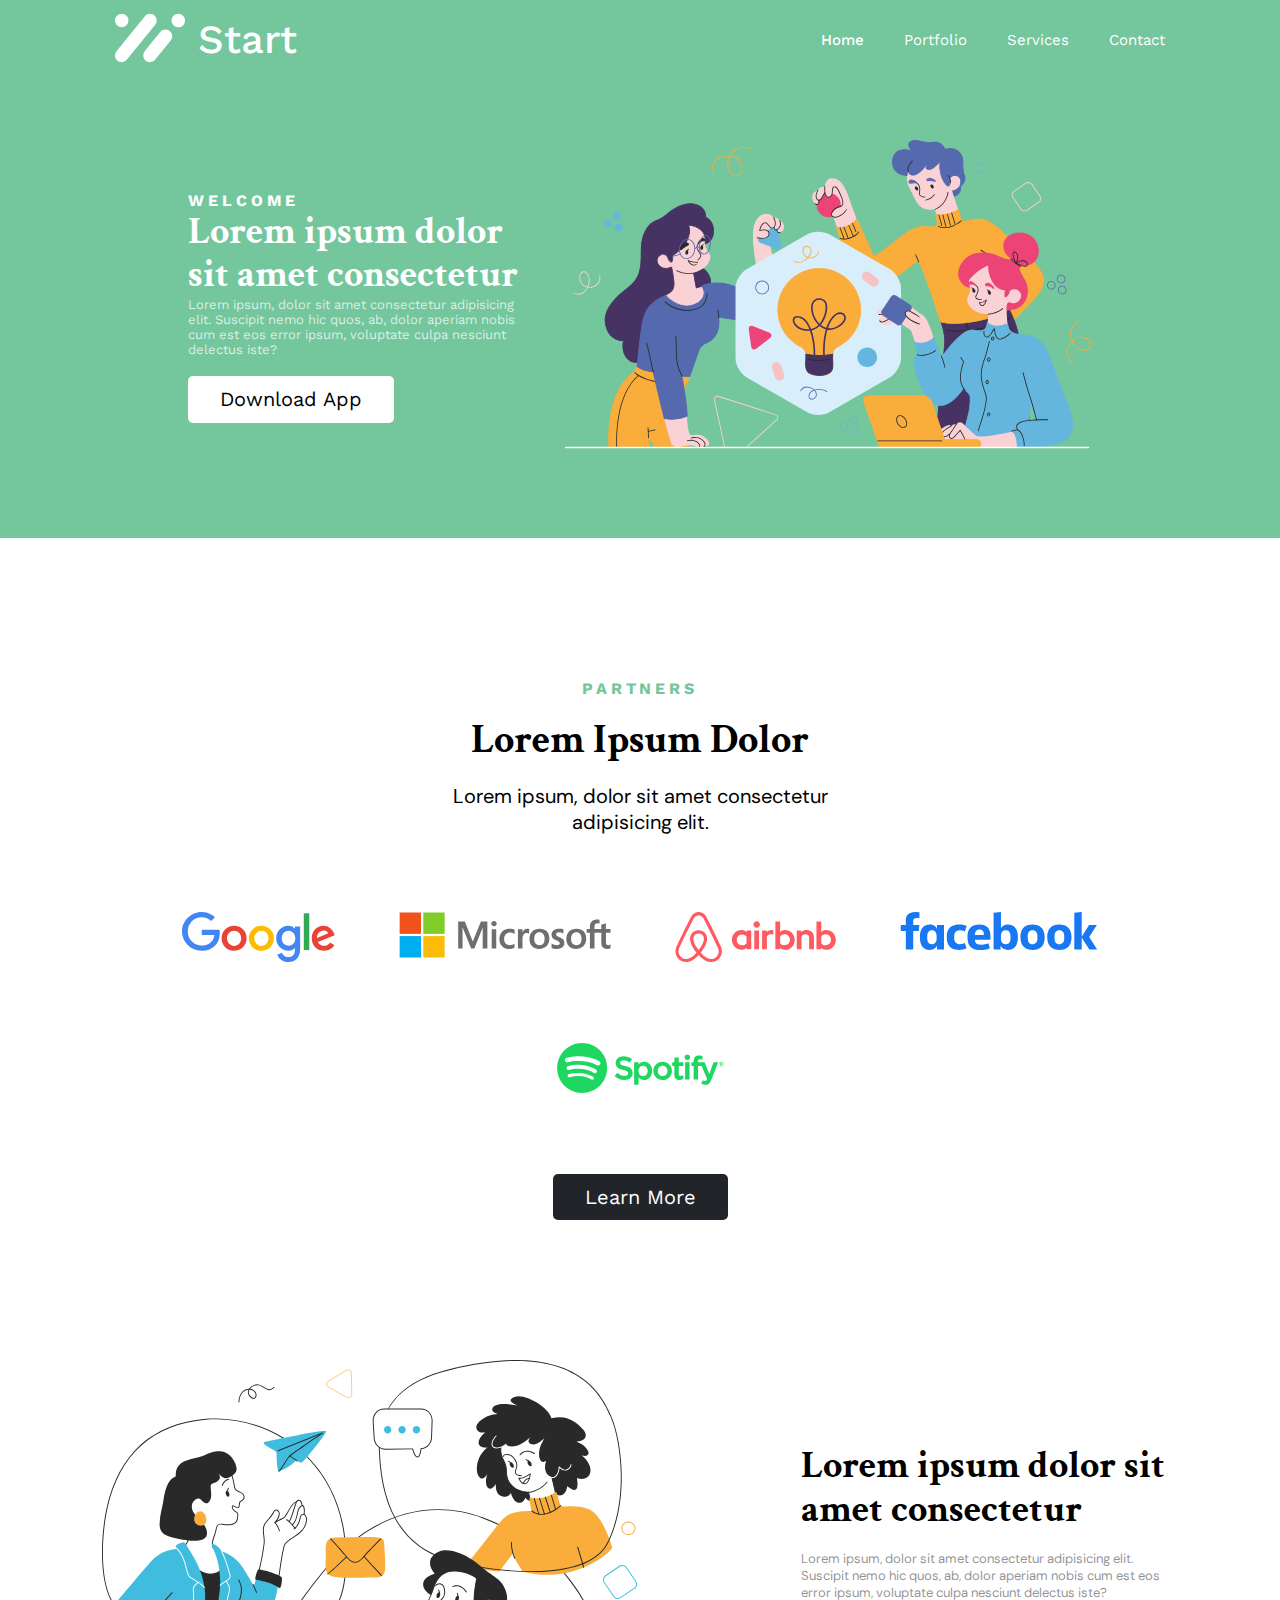
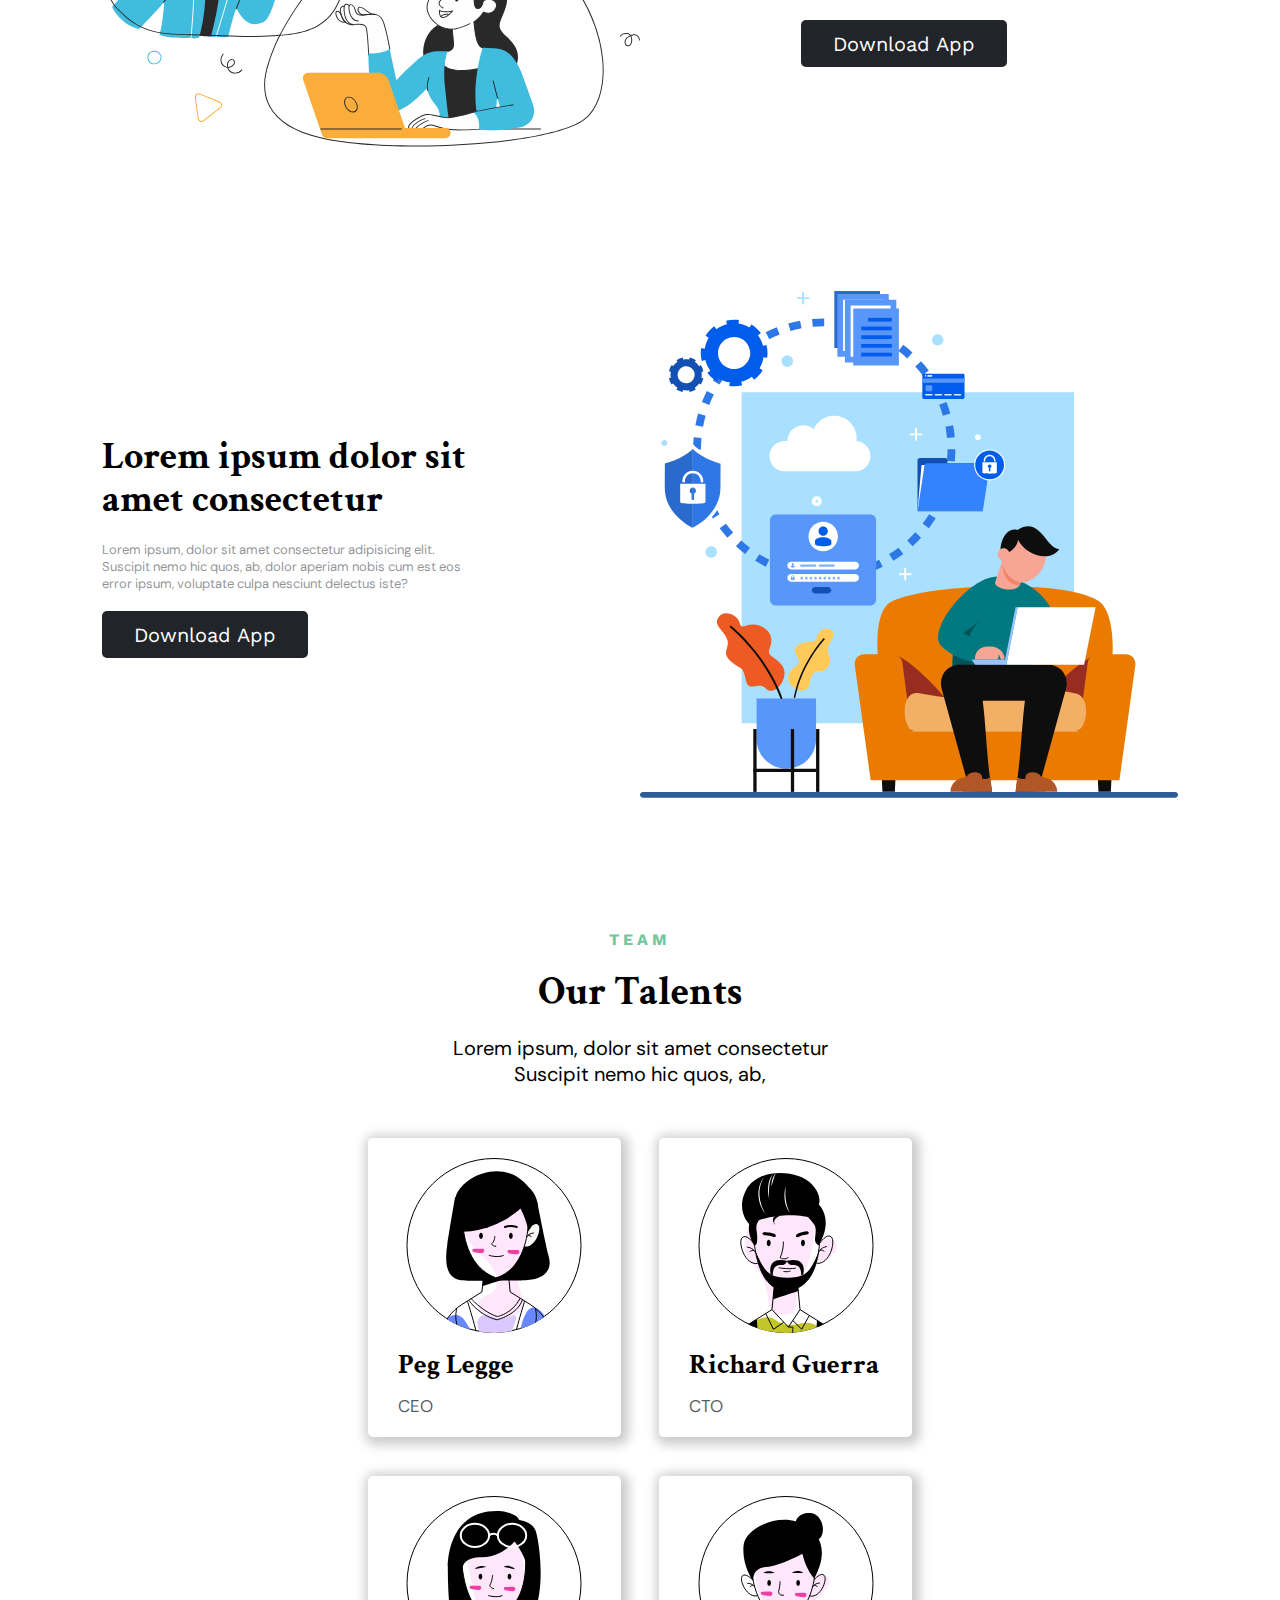
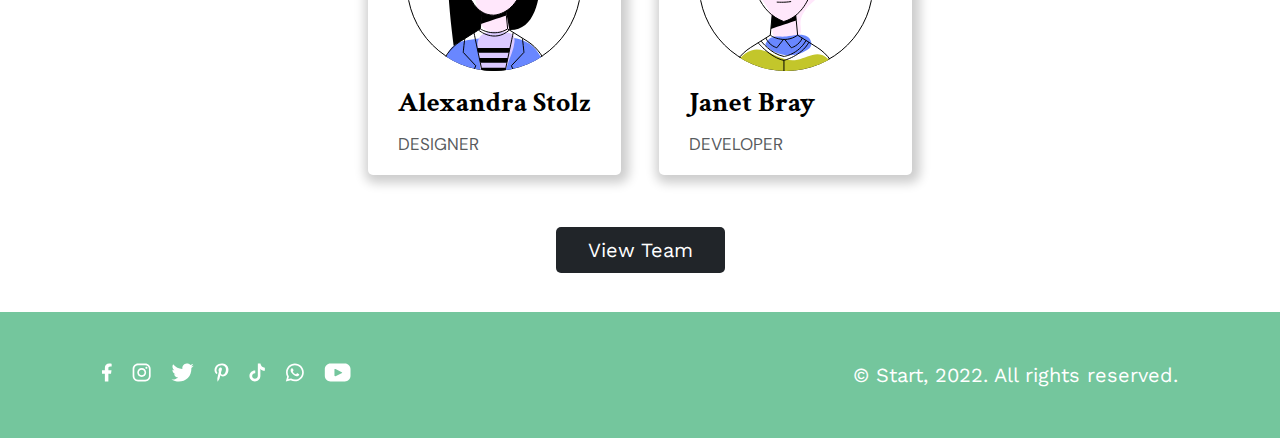
<file: index.html>
<!DOCTYPE html>
<html lang="en">
<head>
  <meta charset="UTF-8">
  <meta name="viewport" content="width=device-width, initial-scale=1.0">
  <link rel="stylesheet" href="css/home.css">
  <link rel="shortcut icon" href="images/header/logo.svg">
  <title>Start - Home</title>
</head>
  <body>
    
    <header>
        <div class="container c-head">
        <div class="back-color-nav"></div>
          <nav>
            <div class="logo">
              <a href="#"><img class="image"  src="images/header/logo.svg" alt="Not found image"></a>
              <h1>Start</h1>
            </div>

            <ul class="menu">
              <li><a href="#" class="active">Home</a></li>
              <li><a href="portfolio.html">Portfolio</a></li>
              <li><a href="services.html">Services</a></li>
              <li><a href="contact.html">Contact</a></li>
            </ul>

            <div class="burger">
              <span class="b-line bl1"></span>
              <span class="b-line bl2"></span>
              <span class="b-line bl3"></span>
            </div>
          </nav>
          
          <div class="row-grid">
            <div class="leftpanel">
              <p class="ontitle">welcome</p>
              <h1>Lorem ipsum dolor sit amet consectetur </h1>
              <p class="subtitle">Lorem ipsum, dolor sit amet consectetur adipisicing elit. Suscipit nemo hic quos, ab, dolor aperiam nobis cum est eos error ipsum, voluptate culpa nesciunt delectus iste?</p>
              <div class="button"><a class="btn" href="#">download app</a></div>
            </div>
            <div class="rightpanel">
              <img class="image" width="100%" src="images/home/header/caption-photo-1.svg" alt="Not found image">
            </div>
          </div>

        </div>
    </header>

    <main>
        <div class="container c-main">

          <div class="part-1">
            <p class="ontitle">partners</p>
            <h2 class="title">Lorem Ipsum Dolor</h2>
            <p class="subtitle">Lorem ipsum, dolor sit amet consectetur
              adipisicing elit.</p>

              <div class="row">

                <a href="#"><img src="images/home/main-part1/google.svg" alt="Not found image"></a>
                
                <a href="#"><img src="images/home/main-part1/microsoft.svg" alt="Not found image"></a>
                <a href="#"><img src="images/home/main-part1/airbnb.svg" alt="Not found image"></a>
                <a href="#"><img src="images/home/main-part1/facebook.svg" alt="Not found image"></a>
                <a href="#"><img src="images/home/main-part1/spotify.svg" alt="Not found image"></a>
  
              </div>

              <div class="button"><a href="#" class="btn">Learn more</a></div>

          </div>

          <div class="part-2">
            <div class="row-grid">
              <div class="leftpanel">
                <img class="image" width="100%" src="images/home/main-part2-3/Group-1.svg" alt="Not found image">
              </div>
              <div class="rightpanel">
                <h2>Lorem ipsum dolor sit amet consectetur </h2>
                <p class="subtitle">Lorem ipsum, dolor sit amet consectetur adipisicing elit. Suscipit nemo hic quos, ab, dolor aperiam nobis cum est eos error ipsum, voluptate culpa nesciunt delectus iste?</p>
                <div class="button"><a class="btn" href="#">download app</a></div>
              </div>
            </div>
          </div>

          <div class="part-3">
            <div class="row-grid">
              <div class="leftpanel">
                <h2>Lorem ipsum dolor sit amet consectetur </h2>
                <p class="subtitle">Lorem ipsum, dolor sit amet consectetur adipisicing elit. Suscipit nemo hic quos, ab, dolor aperiam nobis cum est eos error ipsum, voluptate culpa nesciunt delectus iste?</p>
                <div class="button"><a class="btn" href="#">download app</a></div>
              </div>
              <div class="rightpanel">
                <img class="image" width="100%" src="images/home/main-part2-3/Group-2.svg" alt="Not found image">
              </div>
            </div>
          </div>

          <div class="part-4">

            <p class="ontitle">team</p>
            <h2 class="title">Our Talents</h2>
            <p class="subtitle">Lorem ipsum, dolor sit amet consectetur
              Suscipit nemo hic quos, ab,</p>

            <div class="row-grid">
              <a href="#">
                <div class="item">
                  <img src="images/home/main-part4/peg-legge.svg" alt="Not found image">
                  <h2>Peg Legge</h2>
                  <p class="subtitle">ceo</p>
                </div>
              </a>
              <a href="#">
                <div class="item">
                  <img src="images/home/main-part4/richard-guerra.svg" alt="Not found image">
                  <h2>Richard Guerra</h2>
                  <p class="subtitle">CTO</p>
                </div>
              </a>
              <a href="#">
                <div class="item">
                  <img src="images/home/main-part4/alexandra-stolz.svg" alt="Not found image">
                  <h2>Alexandra Stolz</h2>
                  <p class="subtitle">designer</p>
                </div>
              </a>
              <a href="#">
                <div class="item">
                  <img src="images/home/main-part4/janet-bray.svg" alt="Not found image">
                  <h2>Janet Bray</h2>
                  <p class="subtitle">developer</p>
                </div>
              </a>
            </div>

            <a class="btn" href="#">View Team</a>

          </div>
          

        </div>
    </main>

    <footer>
        <div class="container c-foot">
          <div class="left">
            <a href="#"><img src="images/footer/facebook-mini.svg" alt="Not found image"></a>
            <a href="#"><img src="images/footer/instagram-mini.svg" alt="Not found image"></a>
            <a href="#"><img src="images/footer/twiter-mini.svg" alt="Not found image"></a>
            <a href="#"><img src="images/footer/pinterest-mini.svg" alt="Not found image"></a>
            <a href="#"><img src="images/footer/tiktok-mini.svg" alt="Not found image"></a>
            <a href="#"><img src="images/footer/whatsapp-mini.svg" alt="Not found image"></a>
            <a href="#"><img src="images/footer/youtube-mini.svg" alt="Not found image"></a>
          </div>
          <div class="right">
            <a class="copy" href="#">&#169; Start, 2022. All rights reserved.</a>
          </div>
        </div>
    </footer>



    <script>
      document.querySelector('.burger').addEventListener('click', function() {
        this.classList.toggle('active-burger');
        document.querySelector('.menu').classList.toggle('open-navbar');
      })
    </script>
  </body>
</html>
</file>
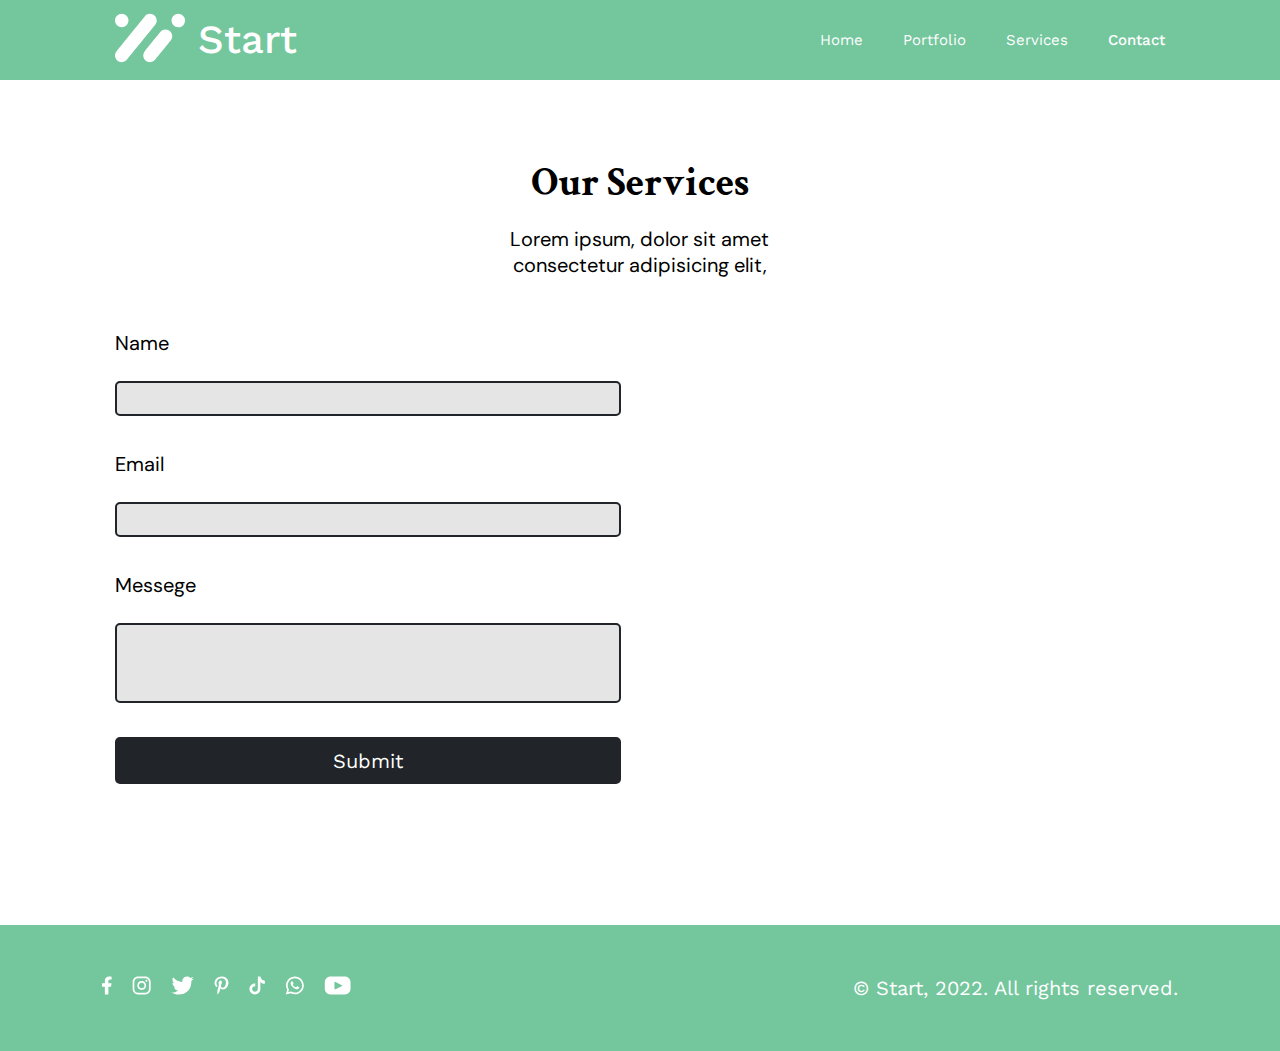
<file: contact.html>
<!DOCTYPE html>
<html lang="en">
<head>
  <meta charset="UTF-8">
  <meta name="viewport" content="width=device-width, initial-scale=1.0">
  <link rel="stylesheet" href="css/contact.css">
  <link rel="shortcut icon" href="images/header/logo.svg">
  <title>Start - Contact</title>
</head>
  <body>
    
    <header>
        <div class="container c-head">
        <div class="back-color-nav"></div>
          <nav>
            <div class="logo">
              <a href="index.html"><img class="image"  src="images/header/logo.svg" alt="Not found image"></a>
              <h1>Start</h1>
            </div>

            <ul class="menu">
              <li><a href="index.html">Home</a></li>
              <li><a href="portfolio.html">Portfolio</a></li>
              <li><a href="services.html">Services</a></li>
              <li><a href="#" class="active">Contact</a></li>
            </ul>

            <div class="burger">
              <span class="b-line bl1"></span>
              <span class="b-line bl2"></span>
              <span class="b-line bl3"></span>
            </div>
          </nav>
        </div>
    </header>

    <main>
      <div class="container c-main">

        <h2 class="title">Our Services</h2>
        <p class="subtitle">Lorem ipsum, dolor sit amet consectetur
          adipisicing elit,</p>

        <div class="row-grid">
          <div class="leftpanel">
              <p class="subtitle">Name</p>
              <input class="field" type="text">
              <p class="subtitle">Email</p>
              <input class="field" type="text">
              <p class="subtitle">Messege</p>
              <textarea class="field" rows="4"></textarea>
              <div class="btn">submit</div>    
          </div>
          <div class="rightpanel">
            <iframe src="https://www.google.com/maps/embed?pb=!1m18!1m12!1m3!1d14965.496136036256!2d-96.0424693878234!3d41.27191188105194!2m3!1f0!2f0!3f0!3m2!1i1024!2i768!4f13.1!3m3!1m2!1s0x87938d6f060322b9%3A0xcb929ffef2897c04!2sWestbrook%20Elementary%20School!5e0!3m2!1sru!2sua!4v1726175381434!5m2!1sru!2sua" width="600" height="450" style="border:0;" allowfullscreen="" loading="lazy" referrerpolicy="no-referrer-when-downgrade"></iframe>
          </div>
        </div>
      </div>
    </main>

    <footer>
        <div class="container c-foot">
          <div class="left">
            <a href="#"><img src="images/footer/facebook-mini.svg" alt=""></a>
            <a href="#"><img src="images/footer/instagram-mini.svg" alt=""></a>
            <a href="#"><img src="images/footer/twiter-mini.svg" alt=""></a>
            <a href="#"><img src="images/footer/pinterest-mini.svg" alt=""></a>
            <a href="#"><img src="images/footer/tiktok-mini.svg" alt=""></a>
            <a href="#"><img src="images/footer/whatsapp-mini.svg" alt=""></a>
            <a href="#"><img src="images/footer/youtube-mini.svg" alt=""></a>
          </div>
          <div class="right">
            <a class="copy" href="#">&#169; Start, 2022. All rights reserved.</a>
          </div>
        </div>
    </footer>


    <script>
      document.querySelector('.burger').addEventListener('click', function() {
        this.classList.toggle('active-burger');
        document.querySelector('.menu').classList.toggle('open-navbar');
      })
    </script>
  </body>
</html>
</file>
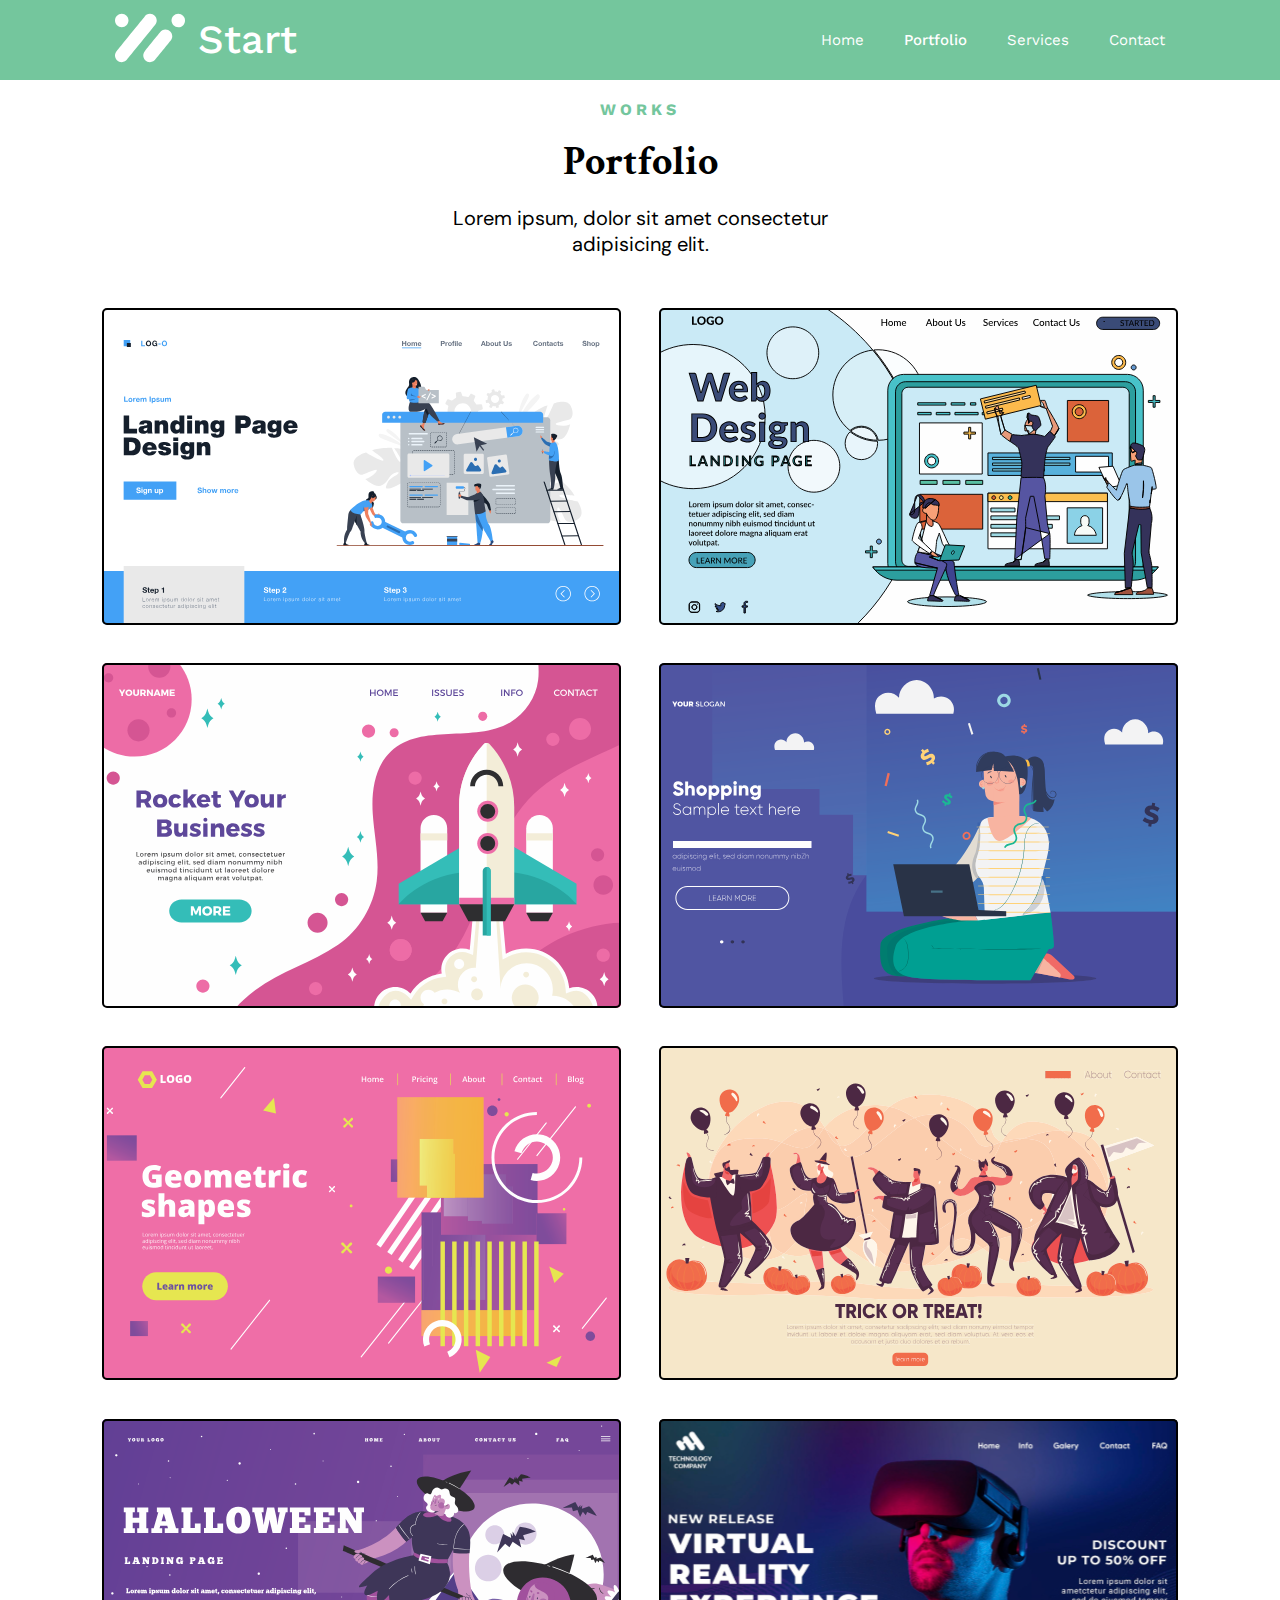
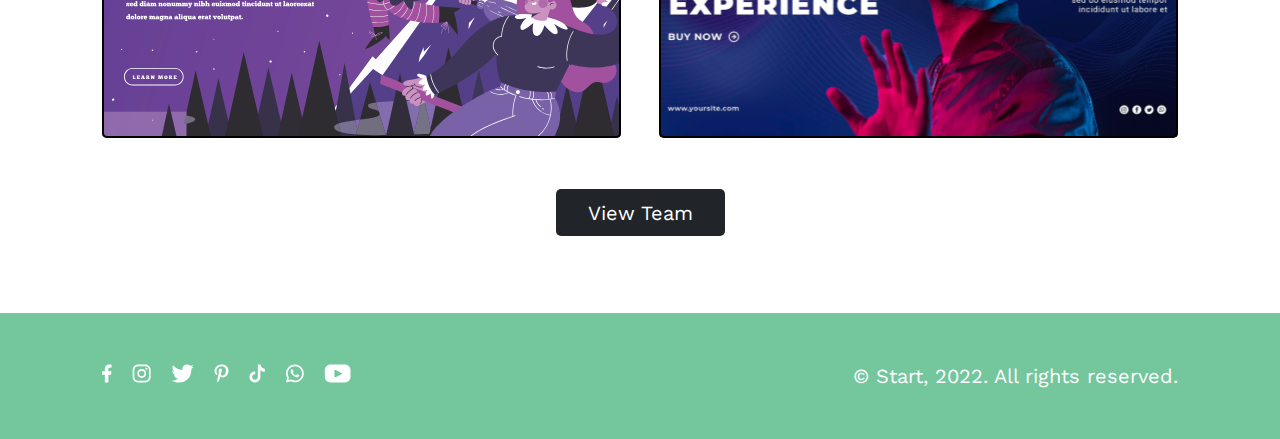
<file: portfolio.html>
<!DOCTYPE html>
<html lang="en">
<head>
  <meta charset="UTF-8">
  <meta name="viewport" content="width=device-width, initial-scale=1.0">
  <link rel="stylesheet" href="css/portfolio.css">
  <link rel="shortcut icon" href="images/header/logo.svg">
  <title>Start - Portfolio</title>
</head>
  <body>
    
    <header>
        <div class="container c-head">
        <div class="back-color-nav"></div>
          <nav>
            <div class="logo">
              <a href="index.html"><img class="image"  src="images/header/logo.svg" alt="Not found image"></a>
              <h1>Start</h1>
            </div>

            <ul class="menu">
                <li><a href="index.html">Home</a></li>
                <li><a href="#" class="active">Portfolio</a></li>
                <li><a href="services.html">Services</a></li>
                <li><a href="contact.html">Contact</a></li>
            </ul>

            <div class="burger">
              <span class="b-line bl1"></span>
              <span class="b-line bl2"></span>
              <span class="b-line bl3"></span>
            </div>
          </nav>
        </div>
    </header>

    <main>
      <div class="container c-main">

        <p class="ontitle">Works</p>
        <h2 class="title">Portfolio</h2>
        <p class="subtitle">Lorem ipsum, dolor sit amet consectetur
          adipisicing elit.</p>

        <div class="row-grid">
          <a href="#">
            <div class="border"></div>
            <img src="images/portfolio/one-one.svg" alt="Not found image">
          </a>
          <a href="#">
            <div class="border"></div>
            <img src="images/portfolio/one-two.svg" alt="Not found image">
          </a>
          <a href="#">
            <div class="border"></div>
            <img src="images/portfolio/two-one.svg" alt="Not found image">
          </a>
          <a href="#">
            <div class="border"></div>
            <img src="images/portfolio/two-two.svg" alt="Not found image">
          </a>
          <a href="#">
            <div class="border"></div>
            <img src="images/portfolio/three-one.svg" alt="Not found image">
          </a>
          <a href="#">
            <div class="border"></div>
            <img src="images/portfolio/three-two.svg" alt="Not found image">
          </a>
          <a href="#">
            <div class="border"></div>
            <img src="images/portfolio/four-one.svg" alt="Not found image">
          </a>
          <a href="#">
            <div class="border"></div>
            <img src="images/portfolio/four-two.svg" alt="Not found image">
          </a>
        </div>

        <a class="btn" href="#">View Team</a>

      </div>
    </main>

    <footer>
        <div class="container c-foot">
          <div class="left">
            <a href="#"><img src="images/footer/facebook-mini.svg" alt=""></a>
            <a href="#"><img src="images/footer/instagram-mini.svg" alt=""></a>
            <a href="#"><img src="images/footer/twiter-mini.svg" alt=""></a>
            <a href="#"><img src="images/footer/pinterest-mini.svg" alt=""></a>
            <a href="#"><img src="images/footer/tiktok-mini.svg" alt=""></a>
            <a href="#"><img src="images/footer/whatsapp-mini.svg" alt=""></a>
            <a href="#"><img src="images/footer/youtube-mini.svg" alt=""></a>
          </div>
          <div class="right">
            <a class="copy" href="#">&#169; Start, 2022. All rights reserved.</a>
          </div>
        </div>
    </footer>


    <script>
      document.querySelector('.burger').addEventListener('click', function() {
        this.classList.toggle('active-burger');
        document.querySelector('.menu').classList.toggle('open-navbar');
      })
    </script>
  </body>
</html>
</file>
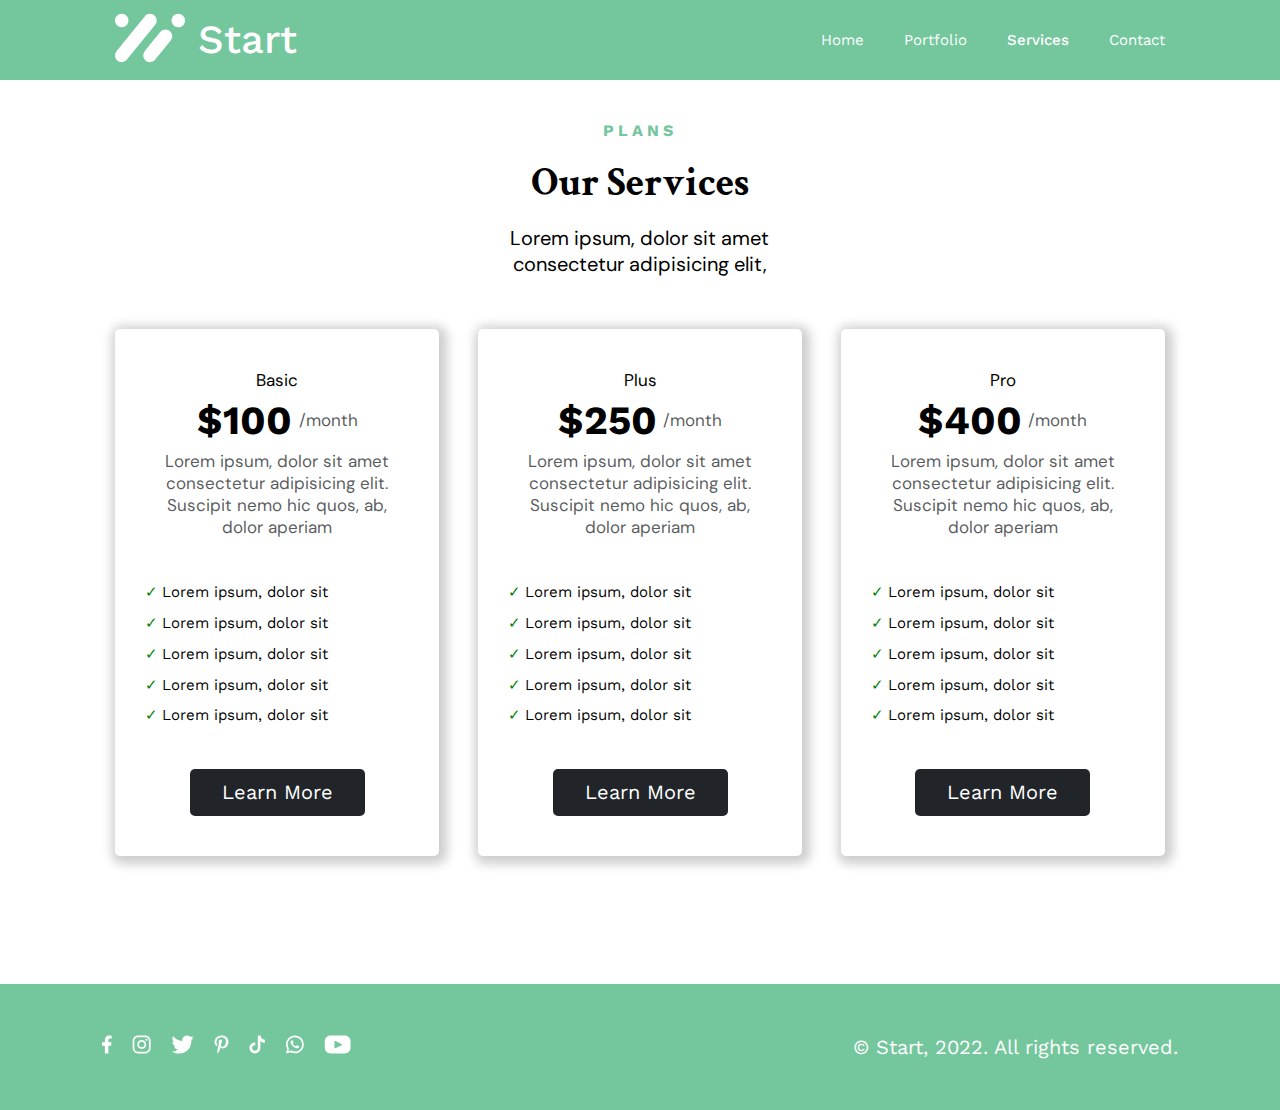
<file: services.html>
<!DOCTYPE html>
<html lang="en">
<head>
  <meta charset="UTF-8">
  <meta name="viewport" content="width=device-width, initial-scale=1.0">
  <link rel="stylesheet" href="css/services.css">
  <link rel="shortcut icon" href="images/header/logo.svg">
  <title>Start - Services</title>
</head>v
  <body>
    
    <header>
        <div class="container c-head">
        <div class="back-color-nav"></div>
          <nav>
            <div class="logo">
              <a href="index.html"><img class="image"  src="images/header/logo.svg" alt="Not found image"></a>
              <h1>Start</h1>
            </div>

            <ul class="menu">
                <li><a href="index.html">Home</a></li>
                <li><a href="portfolio.html">Portfolio</a></li>
                <li><a href="#" class="active">Services</a></li>
                <li><a href="contact.html">Contact</a></li>
            </ul>

            <div class="burger">
              <span class="b-line bl1"></span>
              <span class="b-line bl2"></span>
              <span class="b-line bl3"></span>
            </div>
          </nav>
        </div>
    </header>

    <main>
      <div class="container c-main">

        <p class="ontitle">Plans</p>
        <h2 class="title">Our Services</h2>
        <p class="subtitle">Lorem ipsum, dolor sit amet consectetur
          adipisicing elit,</p>

        <div class="row-grid">

          <div class="item">
            <p class="subtitle black">Basic</p>
            <div class="price">
              <h2>$100</h2><p class="subtitle">/month</p>
            </div>
            <p class="subtitle">Lorem ipsum, dolor sit amet consectetur adipisicing elit. Suscipit nemo hic quos, ab, dolor aperiam</p>
            <ul>
              <li>Lorem ipsum, dolor sit</li>
              <li>Lorem ipsum, dolor sit</li>
              <li>Lorem ipsum, dolor sit</li>
              <li>Lorem ipsum, dolor sit</li>
              <li>Lorem ipsum, dolor sit</li>
            </ul>
            <div class="btn">Learn more</div>
          </div>

          <div class="item">
            <p class="subtitle black">Plus</p>
            <div class="price">
              <h2>$250</h2><p class="subtitle">/month</p>
            </div>
            <p class="subtitle">Lorem ipsum, dolor sit amet consectetur adipisicing elit. Suscipit nemo hic quos, ab, dolor aperiam</p>
            <ul>
              <li>Lorem ipsum, dolor sit</li>
              <li>Lorem ipsum, dolor sit</li>
              <li>Lorem ipsum, dolor sit</li>
              <li>Lorem ipsum, dolor sit</li>
              <li>Lorem ipsum, dolor sit</li>
            </ul>
            <div class="btn">Learn more</div>
          </div>
          <div class="item">
            <p class="subtitle black">Pro</p>
            <div class="price">
              <h2>$400</h2><p class="subtitle">/month</p>
            </div>
            <p class="subtitle">Lorem ipsum, dolor sit amet consectetur adipisicing elit. Suscipit nemo hic quos, ab, dolor aperiam</p>
            <ul>
              <li>Lorem ipsum, dolor sit</li>
              <li>Lorem ipsum, dolor sit</li>
              <li>Lorem ipsum, dolor sit</li>
              <li>Lorem ipsum, dolor sit</li>
              <li>Lorem ipsum, dolor sit</li>
            </ul>
            <div class="btn">Learn more</div>
          </div>
        </div>
      </div>
    </main>

    <footer>
        <div class="container c-foot">
          <div class="left">
            <a href="#"><img src="images/footer/facebook-mini.svg" alt=""></a>
            <a href="#"><img src="images/footer/instagram-mini.svg" alt=""></a>
            <a href="#"><img src="images/footer/twiter-mini.svg" alt=""></a>
            <a href="#"><img src="images/footer/pinterest-mini.svg" alt=""></a>
            <a href="#"><img src="images/footer/tiktok-mini.svg" alt=""></a>
            <a href="#"><img src="images/footer/whatsapp-mini.svg" alt=""></a>
            <a href="#"><img src="images/footer/youtube-mini.svg" alt=""></a>
          </div>
          <div class="right">
            <a class="copy" href="#">&#169; Start, 2022. All rights reserved.</a>
          </div>
        </div>
    </footer>


    <script>
      document.querySelector('.burger').addEventListener('click', function() {
        this.classList.toggle('active-burger');
        document.querySelector('.menu').classList.toggle('open-navbar');
      })
    </script>
  </body>
</html>
</file>
<file: css/home.css>
@import url("https://fonts.googleapis.com/css2?family=Work+Sans:ital,wght@0,100..900;1,100..900&display=swap&family=Crimson+Text:ital,wght@0,400;0,600;0,700;1,400;1,600;1,700&family=DM+Sans:ital,opsz,wght@0,9..40,100..1000;1,9..40,100..1000&display=swap");
* {
  padding: 0;
  margin: 0;
  box-sizing: border-box;
}

body {
  font-family: "Work Sans", sans-serif;
  color: #000000;
  background: #74C69D;
}

a {
  text-decoration: none;
}

ul {
  list-style: none;
}

.ontitle {
  text-transform: uppercase;
  color: #74C69D;
  letter-spacing: 0.3vw;
  font-size: clamp(3px, 1.5vw, 16px);
  font-weight: 700;
  text-align: center;
}
@media (width <= 600px) {
  .ontitle {
    letter-spacing: 1vw;
    font-size: clamp(10px, 3vw, 16px);
  }
}

.title {
  font-size: clamp(10px, 6vw, 40px);
  font-weight: 800;
  line-height: 4.7vw;
  text-transform: capitalize;
  font-family: "Crimson Text", serif;
}
@media (width <= 1300px) {
  .title {
    line-height: 5vw;
  }
}
@media (width <= 1100px) {
  .title {
    line-height: 6vw;
  }
}

.subtitle {
  font-size: clamp(0px, 2vw, 20px);
  font-weight: 400;
  color: #000000;
  font-family: "DM Sans", sans-serif;
}
@media (width <= 600px) {
  .subtitle {
    font-size: clamp(5px, 3.3vw, 24px);
  }
}

.btn {
  display: inline-block;
  color: #FFFFFF;
  background: #212529;
  border-radius: 5px;
  padding: 0.5vw 2.5vw;
  font-size: clamp(10px, 3vw, 20px);
  font-weight: 400;
  text-transform: capitalize;
  line-height: 170%;
  transition: 0.3s;
}
@media (width <= 600px) {
  .btn {
    font-size: clamp(12px, 5vw, 18px);
    padding: 1vw 5vw;
  }
}

.row-grid .btn {
  padding: 0.5vw 2.5vw;
}
@media (width <= 600px) {
  .row-grid .btn {
    padding: 1.5% 6%;
  }
}

.btn:hover {
  background: none;
  color: #000000;
  text-decoration: underline;
}

.row-grid {
  display: grid;
  grid-template-columns: 1fr 1fr;
}

.row {
  display: grid;
  grid-template-columns: repeat(3, 1fr);
  gap: 2vw;
}
@media (width <= 600px) {
  .row {
    grid-template-columns: unset;
  }
}

img {
  height: auto;
}

.container {
  max-width: 1450px;
  margin: 0 auto;
  padding: 0 8%;
}
@media (width <= 600px) {
  .container {
    padding: 0 4%;
  }
}
@media (width >= 2000px) {
  .container {
    max-width: 1800px;
  }
}
@media (width >= 2500px) {
  .container {
    max-width: none;
  }
}

.back-color-nav {
  position: fixed;
  padding: 2.8vw 0;
  left: 0;
  right: 0;
  top: 0;
  z-index: 10;
  background: #74C69D;
}

nav {
  display: flex;
  align-items: center;
  justify-content: space-between;
  position: fixed;
  color: #FFFFFF;
  padding: 1vw 9vw;
  top: 0;
  left: 0;
  right: 0;
  z-index: 10;
  align-items: center;
  background: #74C69D;
}
@media (width >= 1450px) {
  nav {
    max-width: 1450px;
    margin: 0 auto;
  }
}
nav .logo {
  display: flex;
  gap: 1vw;
}
nav h1 {
  display: flex;
  align-items: center;
  font-size: clamp(25px, 5vw, 40px);
  font-weight: 500;
}
nav a {
  text-transform: capitalize;
  color: #000000;
  font-size: 15px;
  transition: 0.2s;
  color: #ffffff;
}
@media (width >= 2000px) {
  nav a {
    font-size: 1vw;
  }
}
nav a:hover {
  text-decoration: underline;
  color: #f2f2f2;
}
nav .active {
  font-weight: 500;
  cursor: default;
  color: #ffffff;
}
nav .active:hover {
  text-decoration: none;
  color: #ffffff;
}
nav .menu {
  display: flex;
  gap: 4vw;
  align-items: center;
  transition: 0.5s;
}
@media (width >= 1000px) {
  nav .menu {
    gap: 40px;
  }
}
nav .burger {
  display: none;
  cursor: pointer;
  width: 30px;
  height: 30px;
  position: relative;
}
nav .b-line {
  position: absolute;
  height: 2px;
  background: #FFFFFF;
  border-radius: 50px;
  right: 0;
  left: 0;
  transition: 0.5s;
}
nav .bl1 {
  top: 0;
}
nav .bl2 {
  left: 5px;
  top: 50%;
  transform: translate(0, -50%);
}
nav .bl3 {
  bottom: 0;
}
@media (width <= 650px) {
  nav .image {
    width: 80%;
  }
  nav .burger {
    display: flex;
  }
  nav .menu {
    position: absolute;
    flex-direction: column;
    align-items: start;
    overflow: hidden;
    padding: 0 10%;
    top: 100%;
    bottom: 0;
    right: -9%;
    left: -10%;
    z-index: 50;
    background: #74C69D;
    border-radius: 0 0 10px 10px;
    box-shadow: 0 10px 5px 0 rgb(117, 199, 158);
    padding: 0 20vw;
  }
}
nav .active-burger .b-line {
  box-shadow: 0 0 1px 0px #FFFFFF;
}
nav .active-burger .bl1 {
  transform: rotate(-45deg) translate(0, -50%);
  top: 50%;
}
nav .active-burger .bl2 {
  left: 100%;
}
nav .active-burger .bl3 {
  transform: rotate(45deg) translate(0, 50%);
  bottom: 50%;
}
nav .open-navbar {
  padding-top: 10px;
  gap: 1vw;
  top: 99%;
  bottom: -190%;
}
@media (width <= 600px) {
  nav a {
    font-size: 15px;
  }
  nav .open-navbar {
    padding-top: 5px;
    gap: 1.2vw;
  }
}
@media (width <= 450px) {
  nav .open-navbar {
    padding-top: 5px;
  }
}
@media (width <= 360px) {
  nav .burger {
    width: 20px;
    height: 20px;
  }
}

main {
  background: #FFFFFF;
}

footer {
  padding: 4vw 0;
  background: #74C69D;
}

.c-foot {
  display: flex;
  justify-content: space-between;
  flex-wrap: wrap;
}
@media (width <= 600px) {
  .c-foot {
    gap: 2vw;
  }
}

.left {
  display: flex;
  gap: 20px;
}
.left a:hover {
  cursor: default;
}
.left a:hover img {
  filter: opacity(85%);
}
@media (width <= 700px) {
  .left {
    margin: 0 auto;
  }
}

@media (width <= 700px) {
  .right {
    margin: 0 auto;
  }
}
.right a {
  font-size: clamp(15px, 4vw, 20px);
  font-weight: 400;
  color: #FFFFFF;
}
.right a:hover {
  text-decoration: underline;
  color: #f5f5f5;
}

header {
  background-color: #74C69D;
  padding-bottom: 5vw;
}

.c-head .row-grid {
  padding: 13% 8% 0;
  grid-template-columns: 5fr 7fr;
}
@media (width <= 600px) {
  .c-head .row-grid {
    padding: 11vw 0 0;
    grid-template-columns: unset;
  }
}
.c-head .row-grid .leftpanel {
  z-index: 2;
  display: flex;
  flex-direction: column;
  justify-content: space-between;
  padding: 4vw 3vw 4vw 0;
}
@media (width <= 600px) {
  .c-head .row-grid .leftpanel {
    gap: 2vw;
    padding: 0 5%;
  }
}
.c-head .row-grid .ontitle {
  color: #FFFFFF;
  text-align: left;
}
.c-head .row-grid h1 {
  font-size: clamp(5px, 3vw, 40px);
  font-weight: 800;
  line-height: 113%;
  font-family: "Crimson Text", serif;
  color: #FFFFFF;
}
@media (width <= 600px) {
  .c-head .row-grid h1 {
    font-size: clamp(20px, 6vw, 40px);
  }
}
.c-head .row-grid .subtitle {
  color: rgba(255, 255, 255, 0.75);
  font-size: clamp(13px, 1vw, 15px);
  font-family: "Work Sans", sans-serif;
}
.c-head .row-grid .btn {
  background-color: #FFFFFF;
  color: #000000;
  margin-top: 1.5vw;
}
.c-head .row-grid .btn:hover {
  background-color: unset;
  color: #FFFFFF;
}
@media (width <= 600px) {
  .c-head .row-grid .rightpanel {
    padding: 0 8vw;
    margin: 5vw auto;
    order: -1;
  }
}

main {
  padding: 11vw 0 3vw;
}
@media (width >= 1800px) {
  main {
    padding: 200px 0 0;
  }
}

.part-1 .title {
  margin: 1% 0;
  text-align: center;
}
.part-1 .subtitle {
  max-width: 35%;
  text-align: center;
  margin: 0 auto;
}
@media (width <= 600px) {
  .part-1 .subtitle {
    max-width: 80%;
  }
}
.part-1 .row {
  display: flex;
  justify-content: center;
  flex-wrap: wrap;
  gap: 5vw;
  row-gap: 6vw;
  margin: 6vw 0;
}
@media (width <= 600px) {
  .part-1 .row a {
    display: flex;
  }
  .part-1 .row a img {
    width: 80%;
    margin: 0 auto;
  }
}
.part-1 .button {
  display: flex;
  justify-content: center;
}

.part-2 .row-grid {
  padding-top: 13%;
  align-items: center;
}
@media (width <= 600px) {
  .part-2 .row-grid {
    margin-top: 0;
    grid-template-columns: unset;
  }
}
@media (width <= 600px) {
  .part-2 .row-grid .leftpanel {
    margin: 5vw auto;
    order: -1;
    padding: 0 6vw;
  }
}
.part-2 .row-grid .rightpanel {
  z-index: 2;
  height: 65%;
  display: flex;
  flex-direction: column;
  justify-content: center;
  max-width: 70%;
  gap: 1.5vw;
  margin-left: auto;
}
@media (width <= 600px) {
  .part-2 .row-grid .rightpanel {
    gap: 3.5vw;
    padding: 0 3%;
    max-width: none;
    margin-left: unset;
  }
}
.part-2 .row-grid h2 {
  font-size: clamp(5px, 3vw, 40px);
  font-weight: 800;
  line-height: 113%;
  font-family: "Crimson Text", serif;
}
@media (width <= 600px) {
  .part-2 .row-grid h2 {
    font-size: clamp(20px, 6vw, 40px);
  }
}
.part-2 .row-grid .subtitle {
  color: rgba(33, 37, 41, 0.5);
  font-size: clamp(13px, 1vw, 15px);
}

.part-3 .row-grid {
  padding-top: 13%;
  align-items: center;
}
@media (width <= 600px) {
  .part-3 .row-grid {
    margin-top: 0;
    grid-template-columns: unset;
  }
}
.part-3 .row-grid .leftpanel {
  z-index: 2;
  height: 65%;
  display: flex;
  flex-direction: column;
  justify-content: center;
  max-width: 70%;
  gap: 1.5vw;
  margin-right: auto;
}
@media (width <= 600px) {
  .part-3 .row-grid .leftpanel {
    gap: 3.5vw;
    padding: 0 3%;
    max-width: none;
    margin-left: unset;
  }
}
.part-3 .row-grid h2 {
  font-size: clamp(5px, 3vw, 40px);
  font-weight: 800;
  line-height: 113%;
  font-family: "Crimson Text", serif;
}
@media (width <= 600px) {
  .part-3 .row-grid h2 {
    font-size: clamp(20px, 6vw, 40px);
  }
}
.part-3 .row-grid .subtitle {
  color: rgba(33, 37, 41, 0.5);
  font-size: clamp(13px, 1vw, 15px);
}
@media (width <= 600px) {
  .part-3 .row-grid .rightpanel {
    margin: 5vw auto;
    order: -1;
    padding: 0 6vw;
  }
}

.part-4 {
  margin-top: 10vw;
  display: flex;
  flex-direction: column;
  align-items: center;
}
@media (width >= 1800px) {
  .part-4 {
    margin-top: 200px;
  }
}
.part-4 .title {
  margin: 1% 0;
}
.part-4 .subtitle {
  max-width: 35%;
  text-align: center;
}
@media (width <= 600px) {
  .part-4 .subtitle {
    max-width: 80%;
  }
}
.part-4 .row-grid {
  grid-template-columns: repeat(4, 1fr);
  gap: 3vw;
  margin: 4vw 0;
}
@media (width <= 1350px) {
  .part-4 .row-grid {
    grid-template-columns: repeat(2, 1fr);
    grid-template-rows: repeat(2, 1fr);
  }
}
@media (width <= 630px) {
  .part-4 .row-grid {
    grid-template-columns: unset;
    grid-template-rows: unset;
  }
}
.part-4 .item {
  display: flex;
  flex-direction: column;
  padding: 20px 30px;
  row-gap: 1vw;
  border-radius: 5px;
  box-shadow: 0.2vw 0.2vw 0.8vw 0.4vw rgba(0, 0, 0, 0.2);
}
.part-4 .item img {
  margin: 0 auto;
}
@media (width <= 600px) {
  .part-4 .item img {
    width: 80%;
  }
}
.part-4 .item h2 {
  font-family: "Crimson Text", serif;
  font-weight: 700;
  font-size: clamp(15px, 7vw, 28px);
  text-transform: capitalize;
  color: #000000;
}
.part-4 .item .subtitle {
  text-transform: uppercase;
  text-align: left;
  font-size: clamp(8px, 5vw, 17px);
  color: rgba(33, 37, 41, 0.75);
}/*# sourceMappingURL=home.css.map */
</file>
<file: css/contact.css>
@import url("https://fonts.googleapis.com/css2?family=Work+Sans:ital,wght@0,100..900;1,100..900&display=swap&family=Crimson+Text:ital,wght@0,400;0,600;0,700;1,400;1,600;1,700&family=DM+Sans:ital,opsz,wght@0,9..40,100..1000;1,9..40,100..1000&display=swap");
* {
  padding: 0;
  margin: 0;
  box-sizing: border-box;
}

body {
  font-family: "Work Sans", sans-serif;
  color: #000000;
  background: #74C69D;
}

a {
  text-decoration: none;
}

ul {
  list-style: none;
}

.ontitle {
  text-transform: uppercase;
  color: #74C69D;
  letter-spacing: 0.3vw;
  font-size: clamp(3px, 1.5vw, 16px);
  font-weight: 700;
  text-align: center;
}
@media (width <= 600px) {
  .ontitle {
    letter-spacing: 1vw;
    font-size: clamp(10px, 3vw, 16px);
  }
}

.title {
  font-size: clamp(10px, 6vw, 40px);
  font-weight: 800;
  line-height: 4.7vw;
  text-transform: capitalize;
  font-family: "Crimson Text", serif;
}
@media (width <= 1300px) {
  .title {
    line-height: 5vw;
  }
}
@media (width <= 1100px) {
  .title {
    line-height: 6vw;
  }
}

.subtitle {
  font-size: clamp(0px, 2vw, 20px);
  font-weight: 400;
  color: #000000;
  font-family: "DM Sans", sans-serif;
}
@media (width <= 600px) {
  .subtitle {
    font-size: clamp(5px, 3.3vw, 24px);
  }
}

.btn {
  display: inline-block;
  color: #FFFFFF;
  background: #212529;
  border-radius: 5px;
  padding: 0.5vw 2.5vw;
  font-size: clamp(10px, 3vw, 20px);
  font-weight: 400;
  text-transform: capitalize;
  line-height: 170%;
  transition: 0.3s;
}
@media (width <= 600px) {
  .btn {
    font-size: clamp(12px, 5vw, 18px);
    padding: 1vw 5vw;
  }
}

.row-grid .btn {
  padding: 0.5vw 2.5vw;
}
@media (width <= 600px) {
  .row-grid .btn {
    padding: 1.5% 6%;
  }
}

.btn:hover {
  background: none;
  color: #000000;
  text-decoration: underline;
}

.row-grid {
  display: grid;
  grid-template-columns: 1fr 1fr;
}

.row {
  display: grid;
  grid-template-columns: repeat(3, 1fr);
  gap: 2vw;
}
@media (width <= 600px) {
  .row {
    grid-template-columns: unset;
  }
}

img {
  height: auto;
}

.container {
  max-width: 1450px;
  margin: 0 auto;
  padding: 0 8%;
}
@media (width <= 600px) {
  .container {
    padding: 0 4%;
  }
}
@media (width >= 2000px) {
  .container {
    max-width: 1800px;
  }
}
@media (width >= 2500px) {
  .container {
    max-width: none;
  }
}

.back-color-nav {
  position: fixed;
  padding: 2.8vw 0;
  left: 0;
  right: 0;
  top: 0;
  z-index: 10;
  background: #74C69D;
}

nav {
  display: flex;
  align-items: center;
  justify-content: space-between;
  position: fixed;
  color: #FFFFFF;
  padding: 1vw 9vw;
  top: 0;
  left: 0;
  right: 0;
  z-index: 10;
  align-items: center;
  background: #74C69D;
}
@media (width >= 1450px) {
  nav {
    max-width: 1450px;
    margin: 0 auto;
  }
}
nav .logo {
  display: flex;
  gap: 1vw;
}
nav h1 {
  display: flex;
  align-items: center;
  font-size: clamp(25px, 5vw, 40px);
  font-weight: 500;
}
nav a {
  text-transform: capitalize;
  color: #000000;
  font-size: 15px;
  transition: 0.2s;
  color: #ffffff;
}
@media (width >= 2000px) {
  nav a {
    font-size: 1vw;
  }
}
nav a:hover {
  text-decoration: underline;
  color: #f2f2f2;
}
nav .active {
  font-weight: 500;
  cursor: default;
  color: #ffffff;
}
nav .active:hover {
  text-decoration: none;
  color: #ffffff;
}
nav .menu {
  display: flex;
  gap: 4vw;
  align-items: center;
  transition: 0.5s;
}
@media (width >= 1000px) {
  nav .menu {
    gap: 40px;
  }
}
nav .burger {
  display: none;
  cursor: pointer;
  width: 30px;
  height: 30px;
  position: relative;
}
nav .b-line {
  position: absolute;
  height: 2px;
  background: #FFFFFF;
  border-radius: 50px;
  right: 0;
  left: 0;
  transition: 0.5s;
}
nav .bl1 {
  top: 0;
}
nav .bl2 {
  left: 5px;
  top: 50%;
  transform: translate(0, -50%);
}
nav .bl3 {
  bottom: 0;
}
@media (width <= 650px) {
  nav .image {
    width: 80%;
  }
  nav .burger {
    display: flex;
  }
  nav .menu {
    position: absolute;
    flex-direction: column;
    align-items: start;
    overflow: hidden;
    padding: 0 10%;
    top: 100%;
    bottom: 0;
    right: -9%;
    left: -10%;
    z-index: 50;
    background: #74C69D;
    border-radius: 0 0 10px 10px;
    box-shadow: 0 10px 5px 0 rgb(117, 199, 158);
    padding: 0 20vw;
  }
}
nav .active-burger .b-line {
  box-shadow: 0 0 1px 0px #FFFFFF;
}
nav .active-burger .bl1 {
  transform: rotate(-45deg) translate(0, -50%);
  top: 50%;
}
nav .active-burger .bl2 {
  left: 100%;
}
nav .active-burger .bl3 {
  transform: rotate(45deg) translate(0, 50%);
  bottom: 50%;
}
nav .open-navbar {
  padding-top: 10px;
  gap: 1vw;
  top: 99%;
  bottom: -190%;
}
@media (width <= 600px) {
  nav a {
    font-size: 15px;
  }
  nav .open-navbar {
    padding-top: 5px;
    gap: 1.2vw;
  }
}
@media (width <= 450px) {
  nav .open-navbar {
    padding-top: 5px;
  }
}
@media (width <= 360px) {
  nav .burger {
    width: 20px;
    height: 20px;
  }
}

main {
  background: #FFFFFF;
}

footer {
  padding: 4vw 0;
  background: #74C69D;
}

.c-foot {
  display: flex;
  justify-content: space-between;
  flex-wrap: wrap;
}
@media (width <= 600px) {
  .c-foot {
    gap: 2vw;
  }
}

.left {
  display: flex;
  gap: 20px;
}
.left a:hover {
  cursor: default;
}
.left a:hover img {
  filter: opacity(85%);
}
@media (width <= 700px) {
  .left {
    margin: 0 auto;
  }
}

@media (width <= 700px) {
  .right {
    margin: 0 auto;
  }
}
.right a {
  font-size: clamp(15px, 4vw, 20px);
  font-weight: 400;
  color: #FFFFFF;
}
.right a:hover {
  text-decoration: underline;
  color: #f5f5f5;
}

.c-main {
  padding: 8% 9%;
  display: flex;
  flex-direction: column;
}
@media (width >= 1000px) {
  .c-main {
    padding: 11vw 9%;
  }
}
@media (width <= 600px) {
  .c-main {
    padding: 15vw 4%;
  }
}
.c-main .title {
  margin: 1% auto;
}
.c-main .subtitle {
  max-width: 35%;
  text-align: center;
  margin: 0 auto;
}
@media (width <= 600px) {
  .c-main .subtitle {
    max-width: 70%;
  }
}
.c-main .row-grid {
  margin-top: 5%;
  gap: 3vw;
}
@media (width <= 900px) {
  .c-main .row-grid {
    grid-template-columns: unset;
  }
}
.c-main .row-grid .leftpanel {
  display: flex;
  flex-direction: column;
  justify-content: space-between;
}
@media (width <= 900px) {
  .c-main .row-grid .leftpanel {
    justify-content: unset;
  }
}
.c-main .row-grid .leftpanel .subtitle {
  margin: 0;
  max-width: none;
  text-align: left;
  margin-bottom: -10px;
}
@media (width <= 600px) {
  .c-main .row-grid .leftpanel .subtitle {
    font-size: clamp(8px, 5vw, 17px);
  }
}
.c-main .row-grid .leftpanel .btn {
  text-align: center;
}
.c-main .row-grid .field {
  margin: 10px 0;
  display: block;
  width: 100%;
  background: #e5e5e5;
  border: 2px solid #212529;
  border-radius: 5px;
  padding: 8px;
  resize: none;
}
@media (width <= 900px) {
  .c-main .row-grid .rightpanel {
    order: -1;
  }
}
.c-main .row-grid .rightpanel iframe {
  width: 100%;
}
@media (width <= 900px) {
  .c-main .row-grid .rightpanel iframe {
    height: 40vw;
  }
}/*# sourceMappingURL=contact.css.map */
</file>
<file: css/portfolio.css>
@import url("https://fonts.googleapis.com/css2?family=Work+Sans:ital,wght@0,100..900;1,100..900&display=swap&family=Crimson+Text:ital,wght@0,400;0,600;0,700;1,400;1,600;1,700&family=DM+Sans:ital,opsz,wght@0,9..40,100..1000;1,9..40,100..1000&display=swap");
* {
  padding: 0;
  margin: 0;
  box-sizing: border-box;
}

body {
  font-family: "Work Sans", sans-serif;
  color: #000000;
  background: #74C69D;
}

a {
  text-decoration: none;
}

ul {
  list-style: none;
}

.ontitle {
  text-transform: uppercase;
  color: #74C69D;
  letter-spacing: 0.3vw;
  font-size: clamp(3px, 1.5vw, 16px);
  font-weight: 700;
  text-align: center;
}
@media (width <= 600px) {
  .ontitle {
    letter-spacing: 1vw;
    font-size: clamp(10px, 3vw, 16px);
  }
}

.title {
  font-size: clamp(10px, 6vw, 40px);
  font-weight: 800;
  line-height: 4.7vw;
  text-transform: capitalize;
  font-family: "Crimson Text", serif;
}
@media (width <= 1300px) {
  .title {
    line-height: 5vw;
  }
}
@media (width <= 1100px) {
  .title {
    line-height: 6vw;
  }
}

.subtitle {
  font-size: clamp(0px, 2vw, 20px);
  font-weight: 400;
  color: #000000;
  font-family: "DM Sans", sans-serif;
}
@media (width <= 600px) {
  .subtitle {
    font-size: clamp(5px, 3.3vw, 24px);
  }
}

.btn {
  display: inline-block;
  color: #FFFFFF;
  background: #212529;
  border-radius: 5px;
  padding: 0.5vw 2.5vw;
  font-size: clamp(10px, 3vw, 20px);
  font-weight: 400;
  text-transform: capitalize;
  line-height: 170%;
  transition: 0.3s;
}
@media (width <= 600px) {
  .btn {
    font-size: clamp(12px, 5vw, 18px);
    padding: 1vw 5vw;
  }
}

.row-grid .btn {
  padding: 0.5vw 2.5vw;
}
@media (width <= 600px) {
  .row-grid .btn {
    padding: 1.5% 6%;
  }
}

.btn:hover {
  background: none;
  color: #000000;
  text-decoration: underline;
}

.row-grid {
  display: grid;
  grid-template-columns: 1fr 1fr;
}

.row {
  display: grid;
  grid-template-columns: repeat(3, 1fr);
  gap: 2vw;
}
@media (width <= 600px) {
  .row {
    grid-template-columns: unset;
  }
}

img {
  height: auto;
}

.container {
  max-width: 1450px;
  margin: 0 auto;
  padding: 0 8%;
}
@media (width <= 600px) {
  .container {
    padding: 0 4%;
  }
}
@media (width >= 2000px) {
  .container {
    max-width: 1800px;
  }
}
@media (width >= 2500px) {
  .container {
    max-width: none;
  }
}

.back-color-nav {
  position: fixed;
  padding: 2.8vw 0;
  left: 0;
  right: 0;
  top: 0;
  z-index: 10;
  background: #74C69D;
}

nav {
  display: flex;
  align-items: center;
  justify-content: space-between;
  position: fixed;
  color: #FFFFFF;
  padding: 1vw 9vw;
  top: 0;
  left: 0;
  right: 0;
  z-index: 10;
  align-items: center;
  background: #74C69D;
}
@media (width >= 1450px) {
  nav {
    max-width: 1450px;
    margin: 0 auto;
  }
}
nav .logo {
  display: flex;
  gap: 1vw;
}
nav h1 {
  display: flex;
  align-items: center;
  font-size: clamp(25px, 5vw, 40px);
  font-weight: 500;
}
nav a {
  text-transform: capitalize;
  color: #000000;
  font-size: 15px;
  transition: 0.2s;
  color: #ffffff;
}
@media (width >= 2000px) {
  nav a {
    font-size: 1vw;
  }
}
nav a:hover {
  text-decoration: underline;
  color: #f2f2f2;
}
nav .active {
  font-weight: 500;
  cursor: default;
  color: #ffffff;
}
nav .active:hover {
  text-decoration: none;
  color: #ffffff;
}
nav .menu {
  display: flex;
  gap: 4vw;
  align-items: center;
  transition: 0.5s;
}
@media (width >= 1000px) {
  nav .menu {
    gap: 40px;
  }
}
nav .burger {
  display: none;
  cursor: pointer;
  width: 30px;
  height: 30px;
  position: relative;
}
nav .b-line {
  position: absolute;
  height: 2px;
  background: #FFFFFF;
  border-radius: 50px;
  right: 0;
  left: 0;
  transition: 0.5s;
}
nav .bl1 {
  top: 0;
}
nav .bl2 {
  left: 5px;
  top: 50%;
  transform: translate(0, -50%);
}
nav .bl3 {
  bottom: 0;
}
@media (width <= 650px) {
  nav .image {
    width: 80%;
  }
  nav .burger {
    display: flex;
  }
  nav .menu {
    position: absolute;
    flex-direction: column;
    align-items: start;
    overflow: hidden;
    padding: 0 10%;
    top: 100%;
    bottom: 0;
    right: -9%;
    left: -10%;
    z-index: 50;
    background: #74C69D;
    border-radius: 0 0 10px 10px;
    box-shadow: 0 10px 5px 0 rgb(117, 199, 158);
    padding: 0 20vw;
  }
}
nav .active-burger .b-line {
  box-shadow: 0 0 1px 0px #FFFFFF;
}
nav .active-burger .bl1 {
  transform: rotate(-45deg) translate(0, -50%);
  top: 50%;
}
nav .active-burger .bl2 {
  left: 100%;
}
nav .active-burger .bl3 {
  transform: rotate(45deg) translate(0, 50%);
  bottom: 50%;
}
nav .open-navbar {
  padding-top: 10px;
  gap: 1vw;
  top: 99%;
  bottom: -190%;
}
@media (width <= 600px) {
  nav a {
    font-size: 15px;
  }
  nav .open-navbar {
    padding-top: 5px;
    gap: 1.2vw;
  }
}
@media (width <= 450px) {
  nav .open-navbar {
    padding-top: 5px;
  }
}
@media (width <= 360px) {
  nav .burger {
    width: 20px;
    height: 20px;
  }
}

main {
  background: #FFFFFF;
}

footer {
  padding: 4vw 0;
  background: #74C69D;
}

.c-foot {
  display: flex;
  justify-content: space-between;
  flex-wrap: wrap;
}
@media (width <= 600px) {
  .c-foot {
    gap: 2vw;
  }
}

.left {
  display: flex;
  gap: 20px;
}
.left a:hover {
  cursor: default;
}
.left a:hover img {
  filter: opacity(85%);
}
@media (width <= 700px) {
  .left {
    margin: 0 auto;
  }
}

@media (width <= 700px) {
  .right {
    margin: 0 auto;
  }
}
.right a {
  font-size: clamp(15px, 4vw, 20px);
  font-weight: 400;
  color: #FFFFFF;
}
.right a:hover {
  text-decoration: underline;
  color: #f5f5f5;
}

.c-main {
  padding: 7vw 0 6vw;
  display: flex;
  flex-direction: column;
  align-items: center;
}
@media (width >= 1800px) {
  .c-main {
    padding: 200px;
  }
}
@media (width <= 1450px) {
  .c-main {
    padding: 100px 8vw 6vw;
  }
}
@media (width <= 800px) {
  .c-main .ontitle {
    font-size: clamp(8px, 8vw, 15px);
  }
}
.c-main .title {
  margin: 1% 0;
}
.c-main .subtitle {
  max-width: 35%;
  text-align: center;
}
@media (width <= 600px) {
  .c-main .subtitle {
    max-width: 80%;
  }
}
.c-main .row-grid {
  grid-template-columns: repeat(2, 1fr);
  gap: 3vw;
  margin: 4vw 0;
}
@media (width <= 800px) {
  .c-main .row-grid {
    gap: 20px;
  }
}
@media (width <= 630px) {
  .c-main .row-grid {
    grid-template-columns: unset;
    grid-template-rows: unset;
  }
}
.c-main a {
  position: relative;
}
.c-main img {
  width: 100%;
  height: 100%;
  border-radius: 5px;
  -o-object-fit: cover;
     object-fit: cover;
}
.c-main .border {
  position: absolute;
  top: 0;
  left: 0;
  bottom: 0;
  right: 0;
  border: 2px solid #000000;
  border-radius: 5px;
}/*# sourceMappingURL=portfolio.css.map */
</file>
<file: css/services.css>
@charset "UTF-8";
@import url("https://fonts.googleapis.com/css2?family=Work+Sans:ital,wght@0,100..900;1,100..900&display=swap&family=Crimson+Text:ital,wght@0,400;0,600;0,700;1,400;1,600;1,700&family=DM+Sans:ital,opsz,wght@0,9..40,100..1000;1,9..40,100..1000&display=swap");
* {
  padding: 0;
  margin: 0;
  box-sizing: border-box;
}

body {
  font-family: "Work Sans", sans-serif;
  color: #000000;
  background: #74C69D;
}

a {
  text-decoration: none;
}

ul {
  list-style: none;
}

.ontitle {
  text-transform: uppercase;
  color: #74C69D;
  letter-spacing: 0.3vw;
  font-size: clamp(3px, 1.5vw, 16px);
  font-weight: 700;
  text-align: center;
}
@media (width <= 600px) {
  .ontitle {
    letter-spacing: 1vw;
    font-size: clamp(10px, 3vw, 16px);
  }
}

.title {
  font-size: clamp(10px, 6vw, 40px);
  font-weight: 800;
  line-height: 4.7vw;
  text-transform: capitalize;
  font-family: "Crimson Text", serif;
}
@media (width <= 1300px) {
  .title {
    line-height: 5vw;
  }
}
@media (width <= 1100px) {
  .title {
    line-height: 6vw;
  }
}

.subtitle {
  font-size: clamp(0px, 2vw, 20px);
  font-weight: 400;
  color: #000000;
  font-family: "DM Sans", sans-serif;
}
@media (width <= 600px) {
  .subtitle {
    font-size: clamp(5px, 3.3vw, 24px);
  }
}

.btn {
  display: inline-block;
  color: #FFFFFF;
  background: #212529;
  border-radius: 5px;
  padding: 0.5vw 2.5vw;
  font-size: clamp(10px, 3vw, 20px);
  font-weight: 400;
  text-transform: capitalize;
  line-height: 170%;
  transition: 0.3s;
}
@media (width <= 600px) {
  .btn {
    font-size: clamp(12px, 5vw, 18px);
    padding: 1vw 5vw;
  }
}

.row-grid .btn {
  padding: 0.5vw 2.5vw;
}
@media (width <= 600px) {
  .row-grid .btn {
    padding: 1.5% 6%;
  }
}

.btn:hover {
  background: none;
  color: #000000;
  text-decoration: underline;
}

.row-grid {
  display: grid;
  grid-template-columns: 1fr 1fr;
}

.row {
  display: grid;
  grid-template-columns: repeat(3, 1fr);
  gap: 2vw;
}
@media (width <= 600px) {
  .row {
    grid-template-columns: unset;
  }
}

img {
  height: auto;
}

.container {
  max-width: 1450px;
  margin: 0 auto;
  padding: 0 8%;
}
@media (width <= 600px) {
  .container {
    padding: 0 4%;
  }
}
@media (width >= 2000px) {
  .container {
    max-width: 1800px;
  }
}
@media (width >= 2500px) {
  .container {
    max-width: none;
  }
}

.back-color-nav {
  position: fixed;
  padding: 2.8vw 0;
  left: 0;
  right: 0;
  top: 0;
  z-index: 10;
  background: #74C69D;
}

nav {
  display: flex;
  align-items: center;
  justify-content: space-between;
  position: fixed;
  color: #FFFFFF;
  padding: 1vw 9vw;
  top: 0;
  left: 0;
  right: 0;
  z-index: 10;
  align-items: center;
  background: #74C69D;
}
@media (width >= 1450px) {
  nav {
    max-width: 1450px;
    margin: 0 auto;
  }
}
nav .logo {
  display: flex;
  gap: 1vw;
}
nav h1 {
  display: flex;
  align-items: center;
  font-size: clamp(25px, 5vw, 40px);
  font-weight: 500;
}
nav a {
  text-transform: capitalize;
  color: #000000;
  font-size: 15px;
  transition: 0.2s;
  color: #ffffff;
}
@media (width >= 2000px) {
  nav a {
    font-size: 1vw;
  }
}
nav a:hover {
  text-decoration: underline;
  color: #f2f2f2;
}
nav .active {
  font-weight: 500;
  cursor: default;
  color: #ffffff;
}
nav .active:hover {
  text-decoration: none;
  color: #ffffff;
}
nav .menu {
  display: flex;
  gap: 4vw;
  align-items: center;
  transition: 0.5s;
}
@media (width >= 1000px) {
  nav .menu {
    gap: 40px;
  }
}
nav .burger {
  display: none;
  cursor: pointer;
  width: 30px;
  height: 30px;
  position: relative;
}
nav .b-line {
  position: absolute;
  height: 2px;
  background: #FFFFFF;
  border-radius: 50px;
  right: 0;
  left: 0;
  transition: 0.5s;
}
nav .bl1 {
  top: 0;
}
nav .bl2 {
  left: 5px;
  top: 50%;
  transform: translate(0, -50%);
}
nav .bl3 {
  bottom: 0;
}
@media (width <= 650px) {
  nav .image {
    width: 80%;
  }
  nav .burger {
    display: flex;
  }
  nav .menu {
    position: absolute;
    flex-direction: column;
    align-items: start;
    overflow: hidden;
    padding: 0 10%;
    top: 100%;
    bottom: 0;
    right: -9%;
    left: -10%;
    z-index: 50;
    background: #74C69D;
    border-radius: 0 0 10px 10px;
    box-shadow: 0 10px 5px 0 rgb(117, 199, 158);
    padding: 0 20vw;
  }
}
nav .active-burger .b-line {
  box-shadow: 0 0 1px 0px #FFFFFF;
}
nav .active-burger .bl1 {
  transform: rotate(-45deg) translate(0, -50%);
  top: 50%;
}
nav .active-burger .bl2 {
  left: 100%;
}
nav .active-burger .bl3 {
  transform: rotate(45deg) translate(0, 50%);
  bottom: 50%;
}
nav .open-navbar {
  padding-top: 10px;
  gap: 1vw;
  top: 99%;
  bottom: -190%;
}
@media (width <= 600px) {
  nav a {
    font-size: 15px;
  }
  nav .open-navbar {
    padding-top: 5px;
    gap: 1.2vw;
  }
}
@media (width <= 450px) {
  nav .open-navbar {
    padding-top: 5px;
  }
}
@media (width <= 360px) {
  nav .burger {
    width: 20px;
    height: 20px;
  }
}

main {
  background: #FFFFFF;
}

footer {
  padding: 4vw 0;
  background: #74C69D;
}

.c-foot {
  display: flex;
  justify-content: space-between;
  flex-wrap: wrap;
}
@media (width <= 600px) {
  .c-foot {
    gap: 2vw;
  }
}

.left {
  display: flex;
  gap: 20px;
}
.left a:hover {
  cursor: default;
}
.left a:hover img {
  filter: opacity(85%);
}
@media (width <= 700px) {
  .left {
    margin: 0 auto;
  }
}

@media (width <= 700px) {
  .right {
    margin: 0 auto;
  }
}
.right a {
  font-size: clamp(15px, 4vw, 20px);
  font-weight: 400;
  color: #FFFFFF;
}
.right a:hover {
  text-decoration: underline;
  color: #f5f5f5;
}

.c-main {
  padding: 8vw 9% 6vw;
  display: flex;
  flex-direction: column;
  align-items: center;
}
@media (width >= 1800px) {
  .c-main {
    margin-top: 200px;
  }
}
@media (width <= 600px) {
  .c-main {
    padding: 12vw 8% 6vw;
  }
}
.c-main .title {
  margin: 1% 0;
}
.c-main .subtitle {
  max-width: 35%;
  text-align: center;
}
@media (width <= 600px) {
  .c-main .subtitle {
    max-width: 80%;
  }
}
.c-main .row-grid {
  display: grid;
  grid-template-columns: repeat(3, 1fr);
  gap: 3vw;
  margin: 4vw 0;
}
@media (width <= 1000px) {
  .c-main .row-grid {
    grid-template-columns: unset;
  }
}
.c-main .item {
  display: flex;
  flex-direction: column;
  align-items: center;
  padding: 40px 30px;
  row-gap: 0.5vw;
  border-radius: 5px;
  box-shadow: 0.2vw 0.2vw 0.8vw 0.4vw rgba(0, 0, 0, 0.2);
}
.c-main .item .price {
  display: flex;
  align-items: center;
  gap: 0.5vw;
}
.c-main .item h2 {
  font-weight: 700;
  font-size: clamp(15px, 7vw, 40px);
  color: #000000;
}
.c-main .item .subtitle {
  max-width: none;
  text-align: center;
  font-size: clamp(8px, 5vw, 17px);
  color: rgba(33, 37, 41, 0.75);
}
.c-main .item .black {
  color: #000000;
}
.c-main .item ul {
  display: flex;
  flex-direction: column;
  gap: 1vw;
  margin: 3vw auto 3vw 0;
}
.c-main .item ul li {
  font-size: clamp(8px, 5vw, 15px);
}
@media (width <= 1000px) {
  .c-main .item ul li {
    font-size: clamp(8px, 4vw, 20px);
  }
}
@media (width <= 1000px) {
  .c-main .item ul {
    margin: 3vw 0;
  }
}
.c-main .item ul li::before {
  content: "✓ ";
  font-family: Arial;
  color: green;
}/*# sourceMappingURL=services.css.map */
</file>
